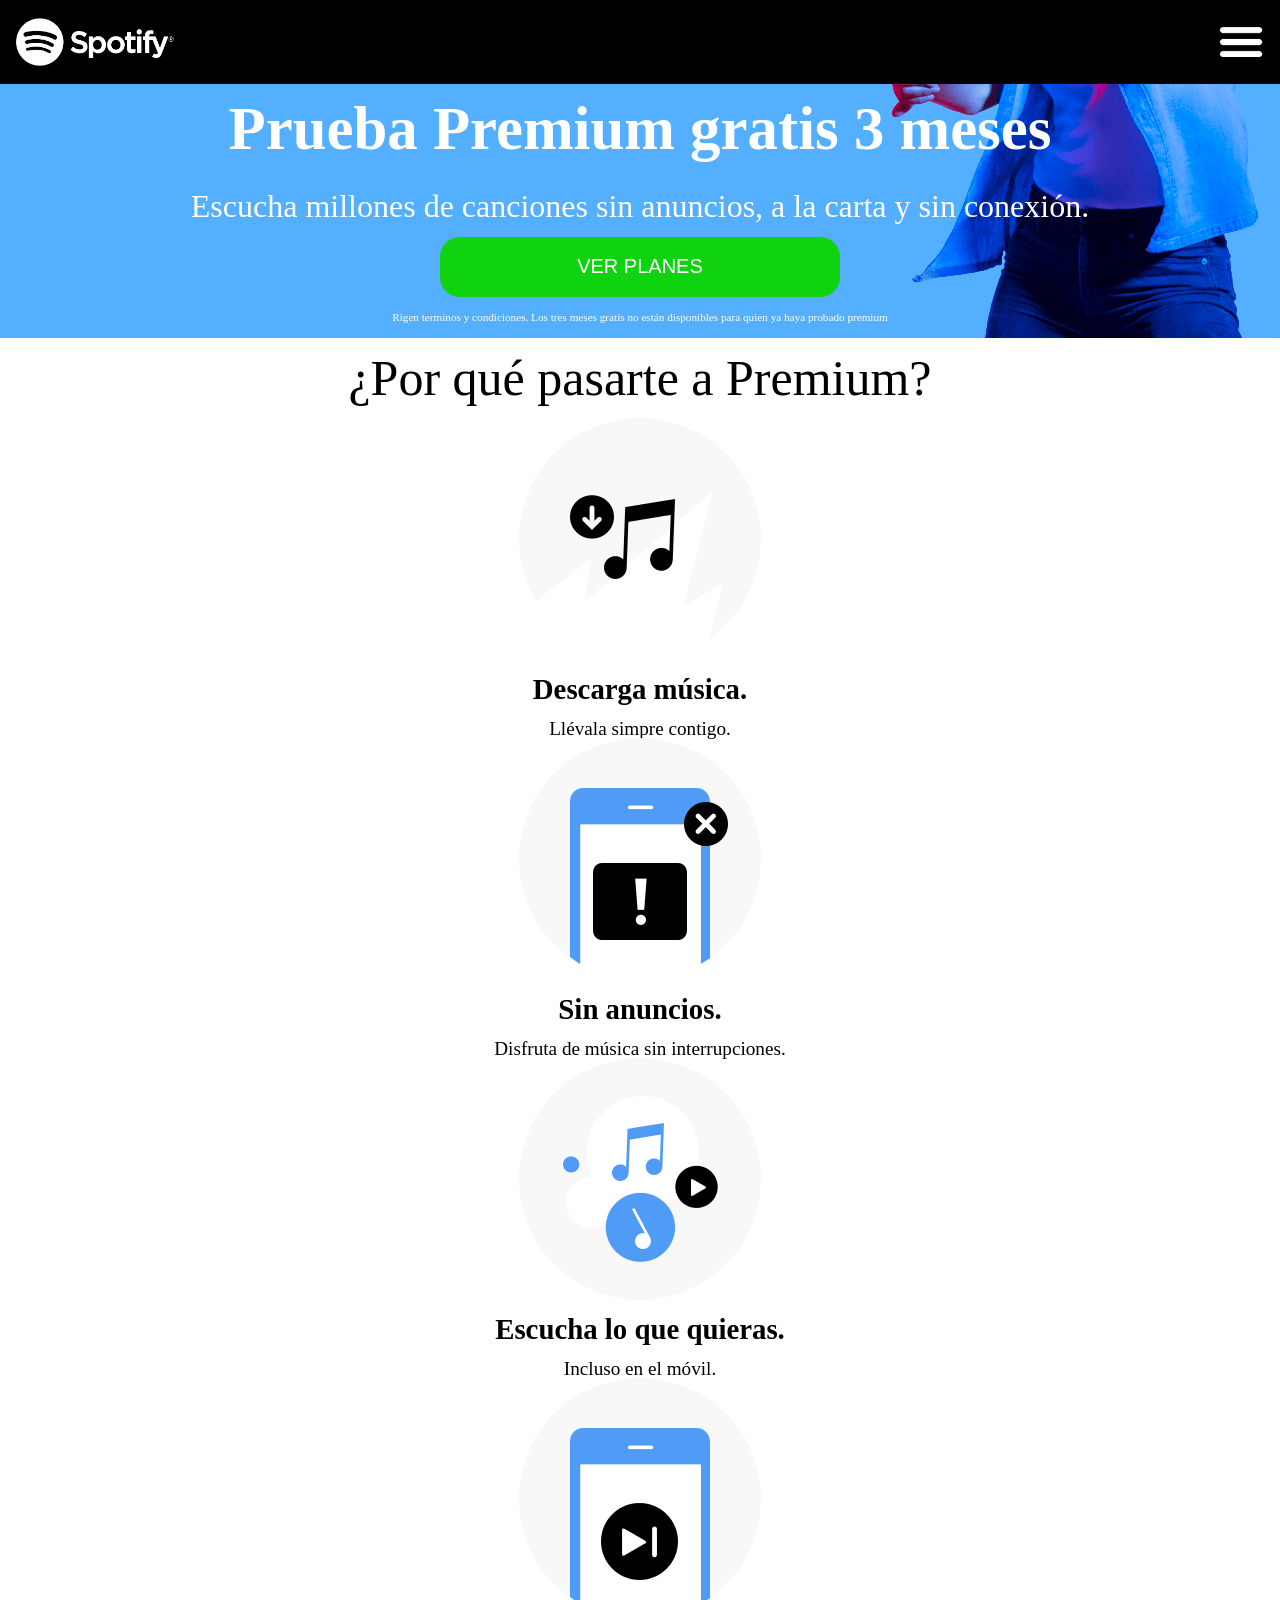
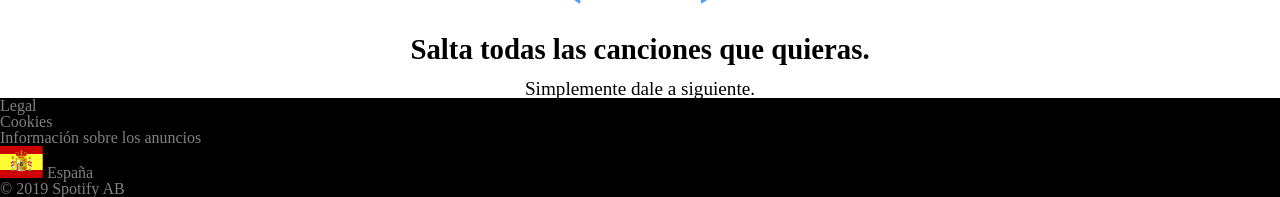
<file: index.html>
<!DOCTYPE html>
<html lang="en">
<head>
    <meta charset="UTF-8">
    <meta http-equiv="X-UA-Compatible" content="IE=edge">
    <meta name="viewport" content="width=device-width, initial-scale=1.0">
    <link rel="stylesheet" href="styles/reset.css">
    <link rel="stylesheet" href="styles/main.css">
    <title>Document</title>
</head>
<body class="body">
    <header class="header">
      
        <img  class="logo" src="./images/logo.png" alt="logo">
        <img  class="menu-icon" src="./images/menu-icon.png" alt="menu-icon">
    </header>
    <main class="main">
      <div class="section-one">
        <section class="hero">
            <h1>Prueba Premium gratis 3 meses</h1>
            <h2>Escucha millones de canciones sin anuncios, a la carta y sin conexión. </h2>
            <button>VER PLANES</button>
            <p class="terms"> Rigen terminos y condiciones. Los tres meses gratis no están disponibles para quien ya haya probado premium</p>
        </section>
    </div>
    <div>
        <article class="article">
            <p class="pregunta">¿Por qué pasarte a Premium?</p>


                <img class="icons" src="./images/benefit-1.png" alt="">
                <h3>Descarga música.</h3>
                <p>Llévala simpre contigo.</p>

                <img class="icons" src="./images/benefit-2.png" alt="">
                <h3>Sin anuncios.</h3>
                <p>Disfruta de música sin interrupciones.</p>

                <img class="icons" src="./images/benefit-3.png" alt="">
                <h3>Escucha lo que quieras.</h3>
                <p>Incluso en el móvil.</p>

                <img class="icons" src="./images/benefit-4.png" alt="">
                <h3>Salta todas las canciones que quieras.</h3>
                <p>Simplemente dale a siguiente.</p>
        </article>
    </div>
 
    </main>
    <footer class="footer">
     <div class="legal-cookies">
        <ul>
            <li><a class="texto-footer" href="#">Legal</a></li>
            <li><a class="texto-footer"href="#">Cookies</a></li>
        </ul>
     </div>
     <div class="informacion"></div>
            <a class="texto-footer"href="#">Información sobre los anuncios</a>
<div class="españa-cookies">
        <ul>
            <li><img src="../images/es.svg" alt="Bandera de España" class="spain"><a class="texto-footer" href="#"> España</a></li>
            <li class="texto-footer" >© 2019 Spotify AB</li>
            
        </ul>
    </div>
    </footer>
    
</body>
</html>
</file>
<file: styles/main.css>
.body{
    height: 100vh;
    background-color: violet;  
  }
.header{
    height: 54px;
    padding:15px;
    background-color: black;
    display: flex;
    justify-content: space-between;
    align-items: center;

}
    .logo{
height: 3rem;
    }
    .menu-icon{
        height: 3rem;
    }

  
.hero{
   
    background-color: rgb(84, 175, 255);
    height: 50%;
    display: flex;
    flex-direction: column;
    align-items: center;
    background: rgb(84, 175, 255) url("../images/premium_dancer.png") right bottom no-repeat none;
}
h1{
    font-size: 3.8rem;
    font-family: Roboto;
    color: white;
    padding: 15px;
    font-weight: 700;
}
h2{
    font-size: 2rem;
    font-family: Roboto;
    color: white;
    padding: 15px
}
button{
    color:white;
    background-color: rgb(15, 211, 15);
    border: 0px;
    border-radius: 20px;
    height: 60px;
    width: 400px;
    font-size: 20px;
    }
.terms{
    font-size: 0.7rem;
    font-family:Roboto;
    color: white;
    padding: 15px;
}
.article{
   width: auto;
   background-color: white;
   height: 500%;
   display: flex;
   flex-direction: column;
   align-items: center;
}

.pregunta{
    font-size: 50px;
    font-family: Roboto;
    padding: 15px;
    text-align: center;
}

h3{
        font-size: 1.8rem;
        font-family: Roboto;
        color: black;
        padding: 15px;
        font-weight: 600;
}    

p{
     color: black;
     font-family: Roboto;
     font-size: 1.2rem;
        
        

}

.footer{
    text-decoration: none;
    font-family: Roboto;
    color: rgb(199, 186, 186);
    background-color: black;
    display: flex;
    flex-direction: column;
    
}

.texto-footer{
    color:grey;
    font-family: Roboto;
    text-decoration: none;
    
}


    

@media all and (min-width:480px){
    .hero{
        height: 50%;
        display: flex;
        flex-direction: column;
        align-items: center;
        background: rgb(84, 175, 255) url("../images/premium_dancer.png") right bottom no-repeat;
    }
  }

@media all and (min-width: 800px) {
    .hero{
        height: 50%;
        display: flex;
        flex-direction: column;
        align-items: center;
        background: rgb(84, 175, 255) url("../images/premium_dancer.png") right bottom no-repeat;
    }
}
</file>
